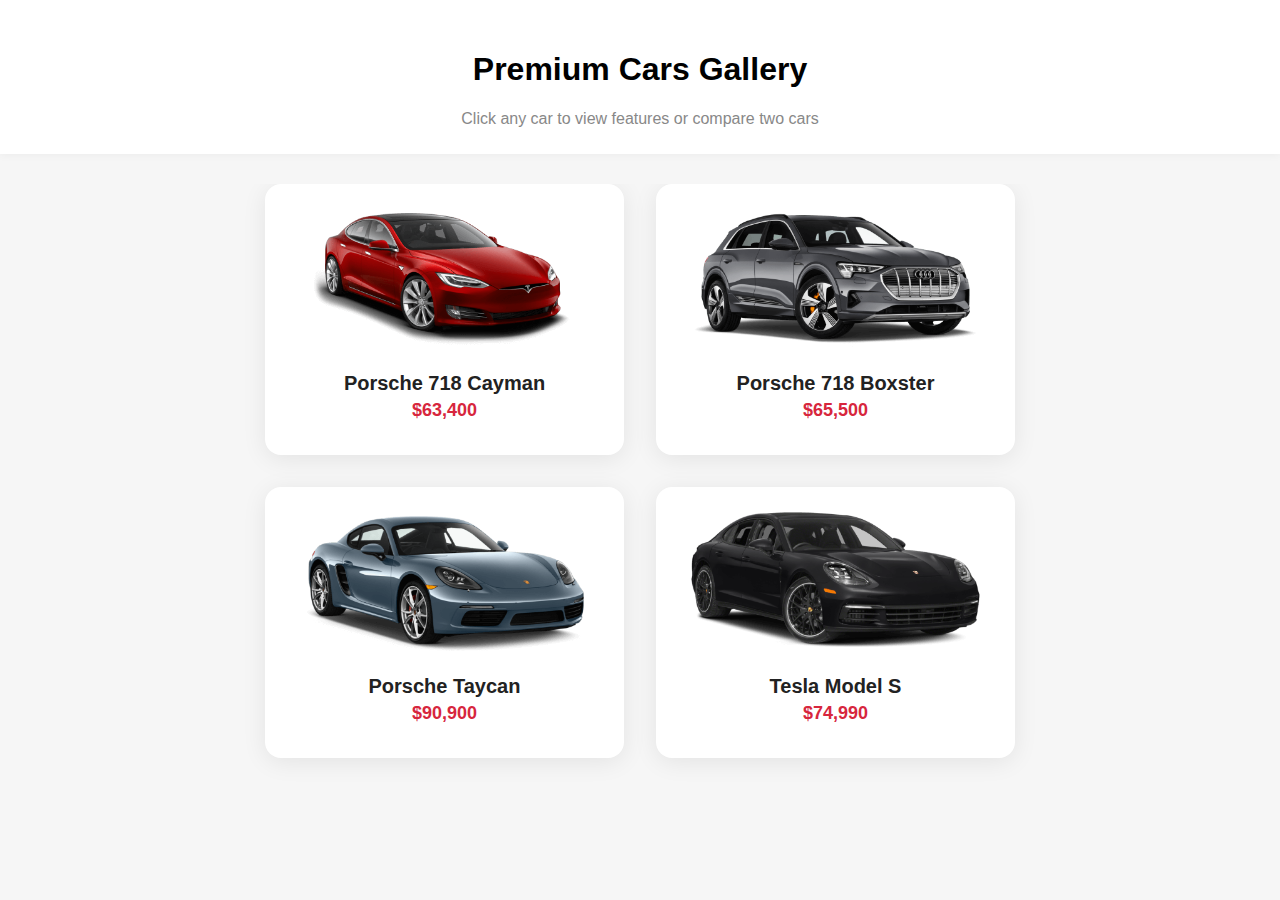
<file: E-Showroom-main/E-Showroom-main/car.html>
<!DOCTYPE html>
<html lang="en">
<head>
  <meta charset="UTF-8">
  <meta name="viewport" content="width=device-width, initial-scale=1.0">
  <title>Premium Cars Gallery</title>
  <style>
    body {
      background: #f6f6f6;
      font-family: 'Poppins', sans-serif;
      margin: 0;
    }
    header {
      text-align: center;
      padding: 30px 0 10px 0;
      background: #fff;
      box-shadow: 0 2px 8px rgba(0,0,0,0.04);
    }
    .scroll-container {
      overflow-y: auto;
      max-height: 80vh;
      margin: 30px auto 0 auto;
      padding-right: 10px;
      width: 100%;
      display: flex;
      justify-content: center;
    }
    .car-list {
      display: grid;
      grid-template-columns: 1fr 1fr;
      gap: 32px;
      padding: 0 0 40px 0;
      width: 750px;
      margin: 0 auto;
    }
    .car {
      background: #fff;
      border-radius: 16px;
      box-shadow: 0 4px 24px rgba(0,0,0,0.08);
      padding: 24px 18px;
      cursor: pointer;
      transition: transform 0.3s, box-shadow 0.3s;
      text-align: center;
    }
    .car:hover {
      transform: translateY(-8px) scale(1.04);
      box-shadow: 0 8px 32px rgba(215,38,61,0.13);
      border: 2px solid #d7263d;
    }
    .car img {
      width: 100%;
      max-width: 320px;
      height: 140px;
      object-fit: contain;
      margin-bottom: 10px;
    }
    .car h2 {
      font-size: 20px;
      margin: 10px 0 5px 0;
      color: #222;
      font-weight: 600;
    }
    .car .price {
      color: #d7263d;
      font-weight: 600;
      font-size: 18px;
      margin-bottom: 10px;
    }

    /* Modal styling */
    .modal {
      display: none;
      position: fixed;
      top: 0; left: 0; right: 0; bottom: 0;
      background: rgba(0,0,0,0.6);
      justify-content: center;
      align-items: center;
      z-index: 1000;
    }
    .modal-content {
      background: #fff;
      padding: 20px;
      border-radius: 12px;
      width: 500px;
      max-height: 80vh;
      overflow-y: auto;
      text-align: center;
    }
    .close {
      float: right;
      font-size: 22px;
      cursor: pointer;
      color: #d7263d;
    }
    .features {
      text-align: left;
      margin-top: 15px;
    }
    .compare-btn {
      background: #d7263d;
      color: #fff;
      border: none;
      padding: 8px 14px;
      border-radius: 8px;
      cursor: pointer;
      margin-top: 12px;
    }

    /* Comparison table */
    .comparison {
      margin-top: 30px;
      display: none;
    }
    table {
      width: 100%;
      border-collapse: collapse;
      margin-top: 15px;
    }
    th, td {
      border: 1px solid #ddd;
      padding: 8px;
      text-align: center;
    }
    th {
      background: #f3f3f3;
    }
  </style>
</head>
<body>
  <header>
    <h1>Premium Cars Gallery</h1>
    <p style="color:#888;font-size:16px;">Click any car to view features or compare two cars</p>
  </header>

  <div class="scroll-container">
    <section class="car-list">
      <div class="car" onclick="showDetails(0)">
        <img src="assets/featured2.png" alt="Porsche 718 Cayman">
        <h2>Porsche 718 Cayman</h2>
        <div class="price">$63,400</div>
      </div>
      <div class="car" onclick="showDetails(1)">
        <img src="assets/featured3.png" alt="Porsche 718 Boxster">
        <h2>Porsche 718 Boxster</h2>
        <div class="price">$65,500</div>
      </div>
      <div class="car" onclick="showDetails(2)">
        <img src="assets/featured4.png" alt="Porsche Taycan">
        <h2>Porsche Taycan</h2>
        <div class="price">$90,900</div>
      </div>
      <div class="car" onclick="showDetails(3)">
        <img src="assets/featured5.png" alt="Tesla Model S">
        <h2>Tesla Model S</h2>
        <div class="price">$74,990</div>
      </div>
    </section>
  </div>

  <!-- Modal -->
  <div id="carModal" class="modal">
    <div class="modal-content">
      <span class="close" onclick="closeModal()">&times;</span>
      <h2 id="carTitle"></h2>
      <img id="carImage" style="max-width:300px; margin:10px auto;">
      <div id="carPrice" class="price"></div>
      <div class="features" id="carFeatures"></div>
      <button class="compare-btn" onclick="addToCompare()">Add to Compare</button>
    </div>
  </div>

  <!-- Comparison Section -->
  <div class="comparison" id="comparison">
    <h2 style="text-align:center;">Car Comparison</h2>
    <table>
      <thead>
        <tr>
          <th>Feature</th>
          <th id="car1Name"></th>
          <th id="car2Name"></th>
        </tr>
      </thead>
      <tbody id="compareTable"></tbody>
    </table>
  </div>

  <script>
    const cars = [
      {
        name: "Porsche 718 Cayman",
        price: "$63,400",
        img: "assets/featured2.png",
        features: ["300-hp turbocharged engine", "0-60 mph in 4.9s", "Top speed 170 mph"]
      },
      {
        name: "Porsche 718 Boxster",
        price: "$65,500",
        img: "assets/featured3.png",
        features: ["Turbocharged flat-four", "Convertible roof", "Precise handling"]
      },
      {
        name: "Porsche Taycan",
        price: "$90,900",
        img: "assets/featured4.png",
        features: ["Fully electric", "Over 200 miles range", "0-60 mph in 3.8s"]
      },
      {
        name: "Tesla Model S",
        price: "$74,990",
        img: "assets/featured5.png",
        features: ["Electric dual motor", "396 miles range", "Autopilot feature"]
      }
    ];

    let selectedCars = [];

    function showDetails(index) {
      const car = cars[index];
      document.getElementById("carTitle").textContent = car.name;
      document.getElementById("carPrice").textContent = car.price;
      document.getElementById("carImage").src = car.img;
      document.getElementById("carFeatures").innerHTML = "<ul>" + car.features.map(f => `<li>${f}</li>`).join("") + "</ul>";
      document.getElementById("carModal").style.display = "flex";
      document.getElementById("carModal").dataset.index = index;
    }

    function closeModal() {
      document.getElementById("carModal").style.display = "none";
    }

    function addToCompare() {
      const index = document.getElementById("carModal").dataset.index;
      if (!selectedCars.includes(index)) {
        selectedCars.push(index);
      }
      closeModal();
      if (selectedCars.length === 2) {
        showComparison();
      }
    }

    function showComparison() {
      const car1 = cars[selectedCars[0]];
      const car2 = cars[selectedCars[1]];

      document.getElementById("car1Name").textContent = car1.name;
      document.getElementById("car2Name").textContent = car2.name;

      let rows = "";
      const maxFeatures = Math.max(car1.features.length, car2.features.length);
      for (let i = 0; i < maxFeatures; i++) {
        rows += `<tr>
          <td>Feature ${i+1}</td>
          <td>${car1.features[i] || "-"}</td>
          <td>${car2.features[i] || "-"}</td>
        </tr>`;
      }

      rows += `<tr><td>Price</td><td>${car1.price}</td><td>${car2.price}</td></tr>`;

      document.getElementById("compareTable").innerHTML = rows;
      document.getElementById("comparison").style.display = "block";
      selectedCars = []; // reset
    }
  </script>
</body>
</html>
</file>
